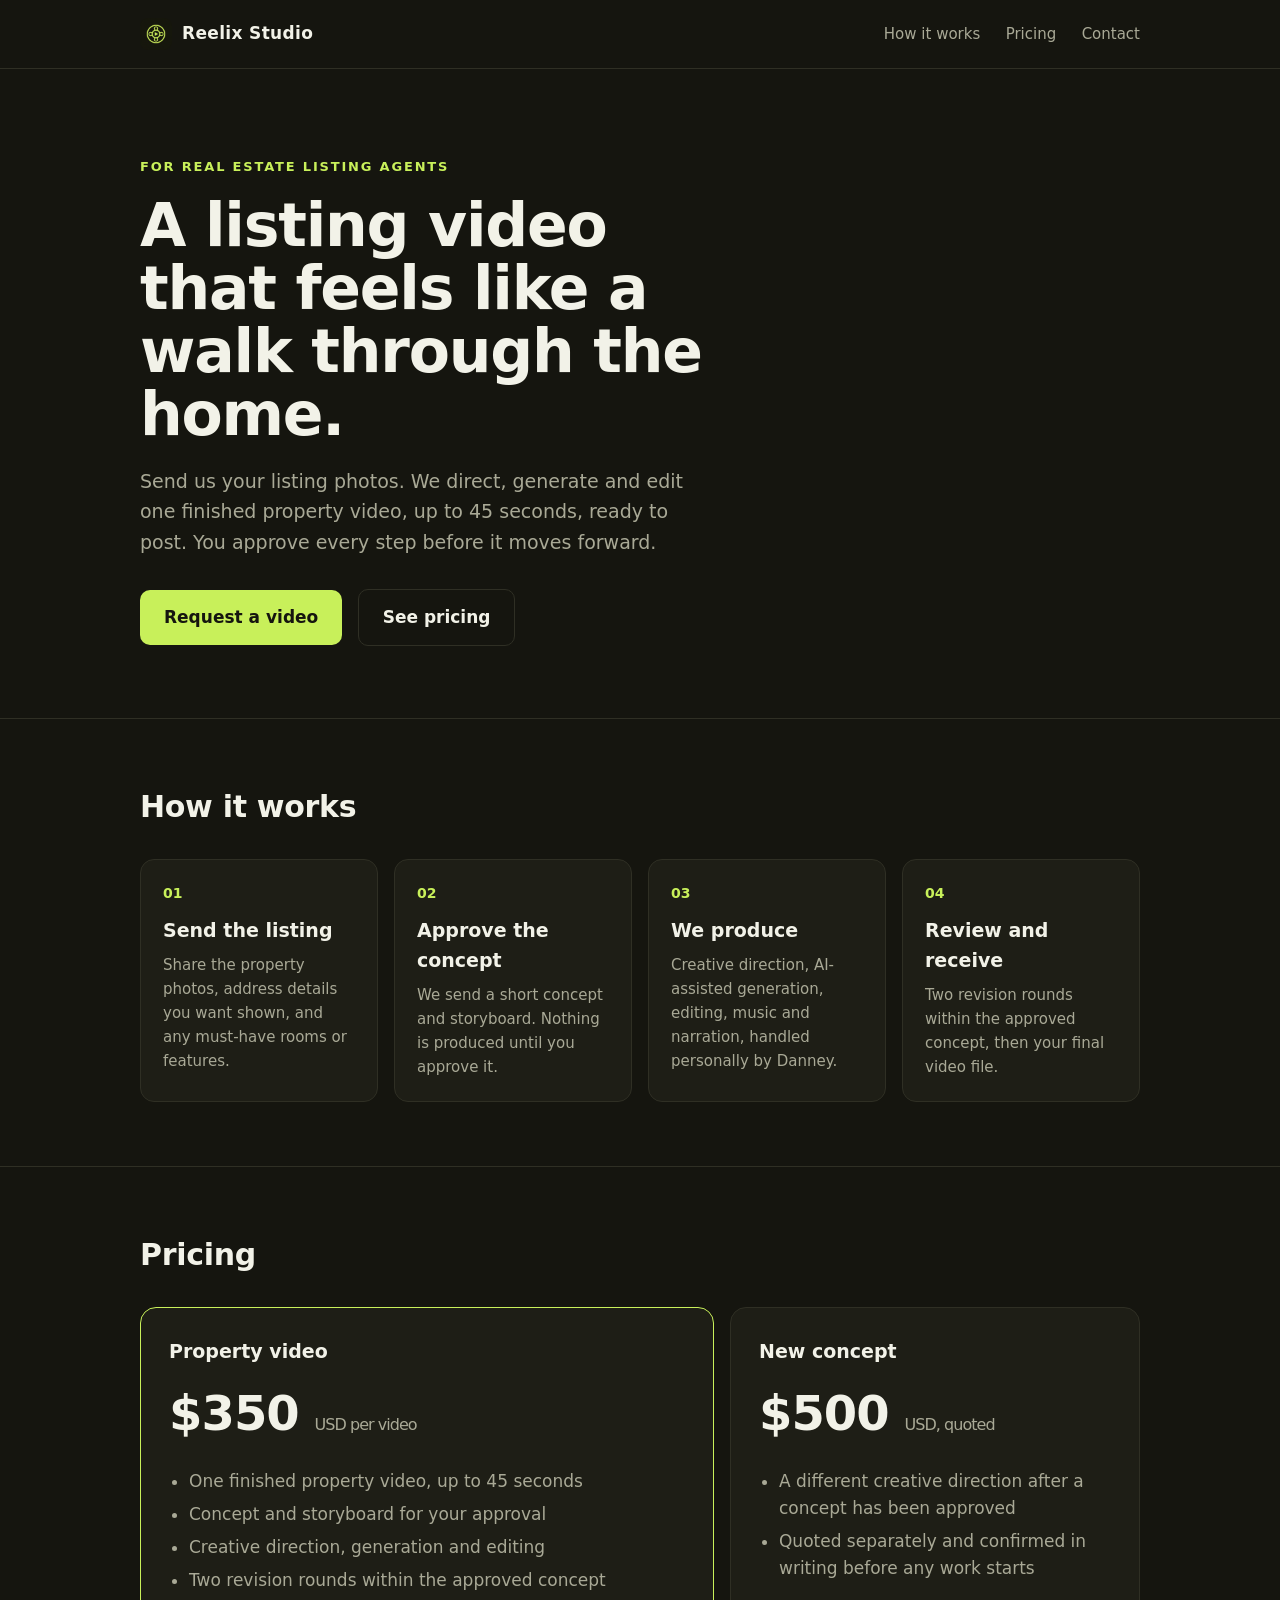
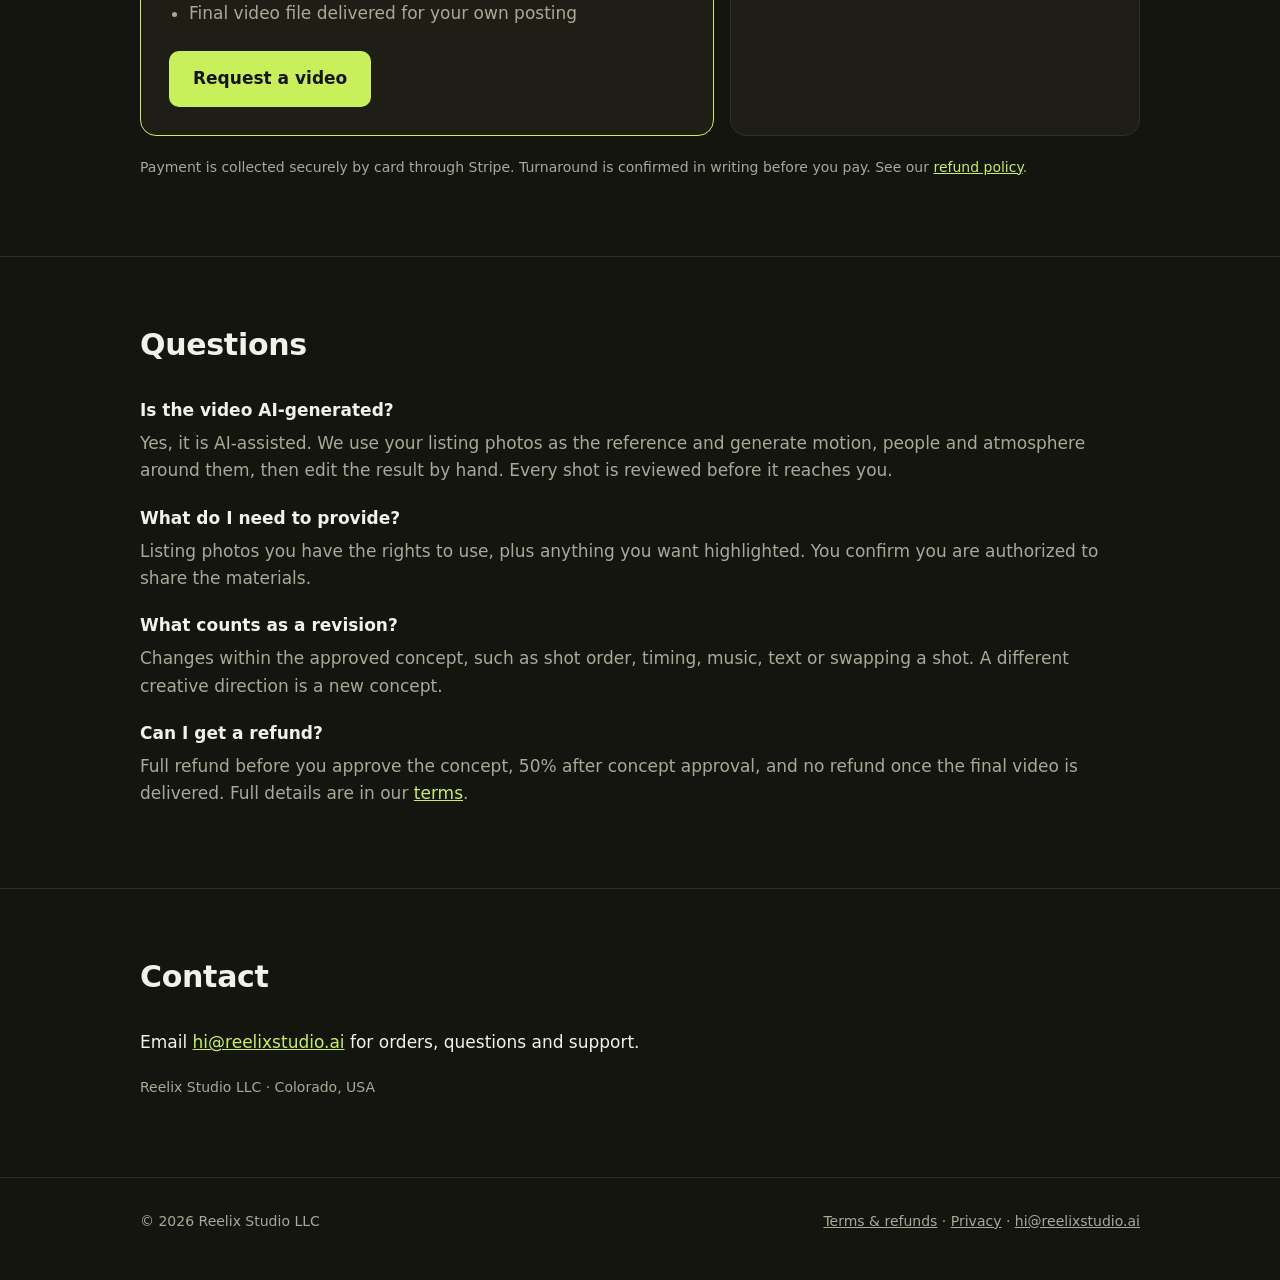
<file: real-estate/index.html>
<!doctype html>
<html lang="en">
<head>
<meta charset="utf-8">
<meta name="viewport" content="width=device-width, initial-scale=1">
<title>Reelix Studio · Property videos for listing agents</title>
<meta name="description" content="Reelix Studio makes AI-assisted property videos for real estate listing agents: one finished video up to 45 seconds, $350, two revision rounds included.">
<meta property="og:title" content="Reelix Studio · Property videos for listing agents">
<meta property="og:description" content="One finished property video up to 45 seconds. $350, two revision rounds included.">
<meta property="og:image" content="https://reelixstudio.ai/assets/og.png">
<meta property="og:url" content="https://reelixstudio.ai/real-estate/">
<link rel="icon" href="../assets/favicon.png">
<link rel="stylesheet" href="../assets/site.css">
</head>
<body>
<header class="top">
  <div class="wrap">
    <a class="brand" href="/"><img src="../assets/logo.png" alt="">Reelix Studio</a>
    <nav>
      <a href="#how" class="hide-sm">How it works</a>
      <a href="#pricing">Pricing</a>
      <a href="#contact">Contact</a>
    </nav>
  </div>
</header>

<main>
  <div class="wrap hero">
    <p class="eyebrow">For real estate listing agents</p>
    <h1>A listing video that feels like a walk through the home.</h1>
    <p class="lede">Send us your listing photos. We direct, generate and edit one finished property video, up to 45 seconds, ready to post. You approve every step before it moves forward.</p>
    <a class="btn" href="mailto:hi@reelixstudio.ai?subject=Reelix%20Studio%20%E2%80%94%20property%20video%20request">Request a video</a>
    <a class="btn ghost" href="#pricing">See pricing</a>
  </div>

  <section id="how">
    <div class="wrap">
      <h2>How it works</h2>
      <ol class="steps">
        <li><h3>Send the listing</h3><p>Share the property photos, address details you want shown, and any must-have rooms or features.</p></li>
        <li><h3>Approve the concept</h3><p>We send a short concept and storyboard. Nothing is produced until you approve it.</p></li>
        <li><h3>We produce</h3><p>Creative direction, AI-assisted generation, editing, music and narration, handled personally by Danney.</p></li>
        <li><h3>Review and receive</h3><p>Two revision rounds within the approved concept, then your final video file.</p></li>
      </ol>
    </div>
  </section>

  <section id="pricing">
    <div class="wrap">
      <h2>Pricing</h2>
      <div class="pricing">
        <div class="card main">
          <h3>Property video</h3>
          <div class="price">$350 <small>USD per video</small></div>
          <ul>
            <li>One finished property video, up to 45 seconds</li>
            <li>Concept and storyboard for your approval</li>
            <li>Creative direction, generation and editing</li>
            <li>Two revision rounds within the approved concept</li>
            <li>Final video file delivered for your own posting</li>
          </ul>
          <a class="btn" href="mailto:hi@reelixstudio.ai?subject=Reelix%20Studio%20%E2%80%94%20property%20video%20request">Request a video</a>
        </div>
        <div class="card">
          <h3>New concept</h3>
          <div class="price">$500 <small>USD, quoted</small></div>
          <ul>
            <li>A different creative direction after a concept has been approved</li>
            <li>Quoted separately and confirmed in writing before any work starts</li>
          </ul>
        </div>
      </div>
      <p class="note">Payment is collected securely by card through Stripe. Turnaround is confirmed in writing before you pay. See our <a href="../terms.html#refunds">refund policy</a>.</p>
    </div>
  </section>

  <section id="faq">
    <div class="wrap">
      <h2>Questions</h2>
      <dl class="faq">
        <dt>Is the video AI-generated?</dt>
        <dd>Yes, it is AI-assisted. We use your listing photos as the reference and generate motion, people and atmosphere around them, then edit the result by hand. Every shot is reviewed before it reaches you.</dd>
        <dt>What do I need to provide?</dt>
        <dd>Listing photos you have the rights to use, plus anything you want highlighted. You confirm you are authorized to share the materials.</dd>
        <dt>What counts as a revision?</dt>
        <dd>Changes within the approved concept, such as shot order, timing, music, text or swapping a shot. A different creative direction is a new concept.</dd>
        <dt>Can I get a refund?</dt>
        <dd>Full refund before you approve the concept, 50% after concept approval, and no refund once the final video is delivered. Full details are in our <a href="../terms.html#refunds">terms</a>.</dd>
      </dl>
    </div>
  </section>

  <section id="contact">
    <div class="wrap">
      <h2>Contact</h2>
      <p>Email <a href="mailto:hi@reelixstudio.ai">hi@reelixstudio.ai</a> for orders, questions and support.</p>
      <p class="note">Reelix Studio LLC · Colorado, USA</p>
    </div>
  </section>
</main>

<footer>
  <div class="wrap">
    <span>© 2026 Reelix Studio LLC</span>
    <span><a href="../terms.html">Terms &amp; refunds</a> · <a href="../privacy.html">Privacy</a> · <a href="mailto:hi@reelixstudio.ai">hi@reelixstudio.ai</a></span>
  </div>
</footer>
</body>
</html>
</file>
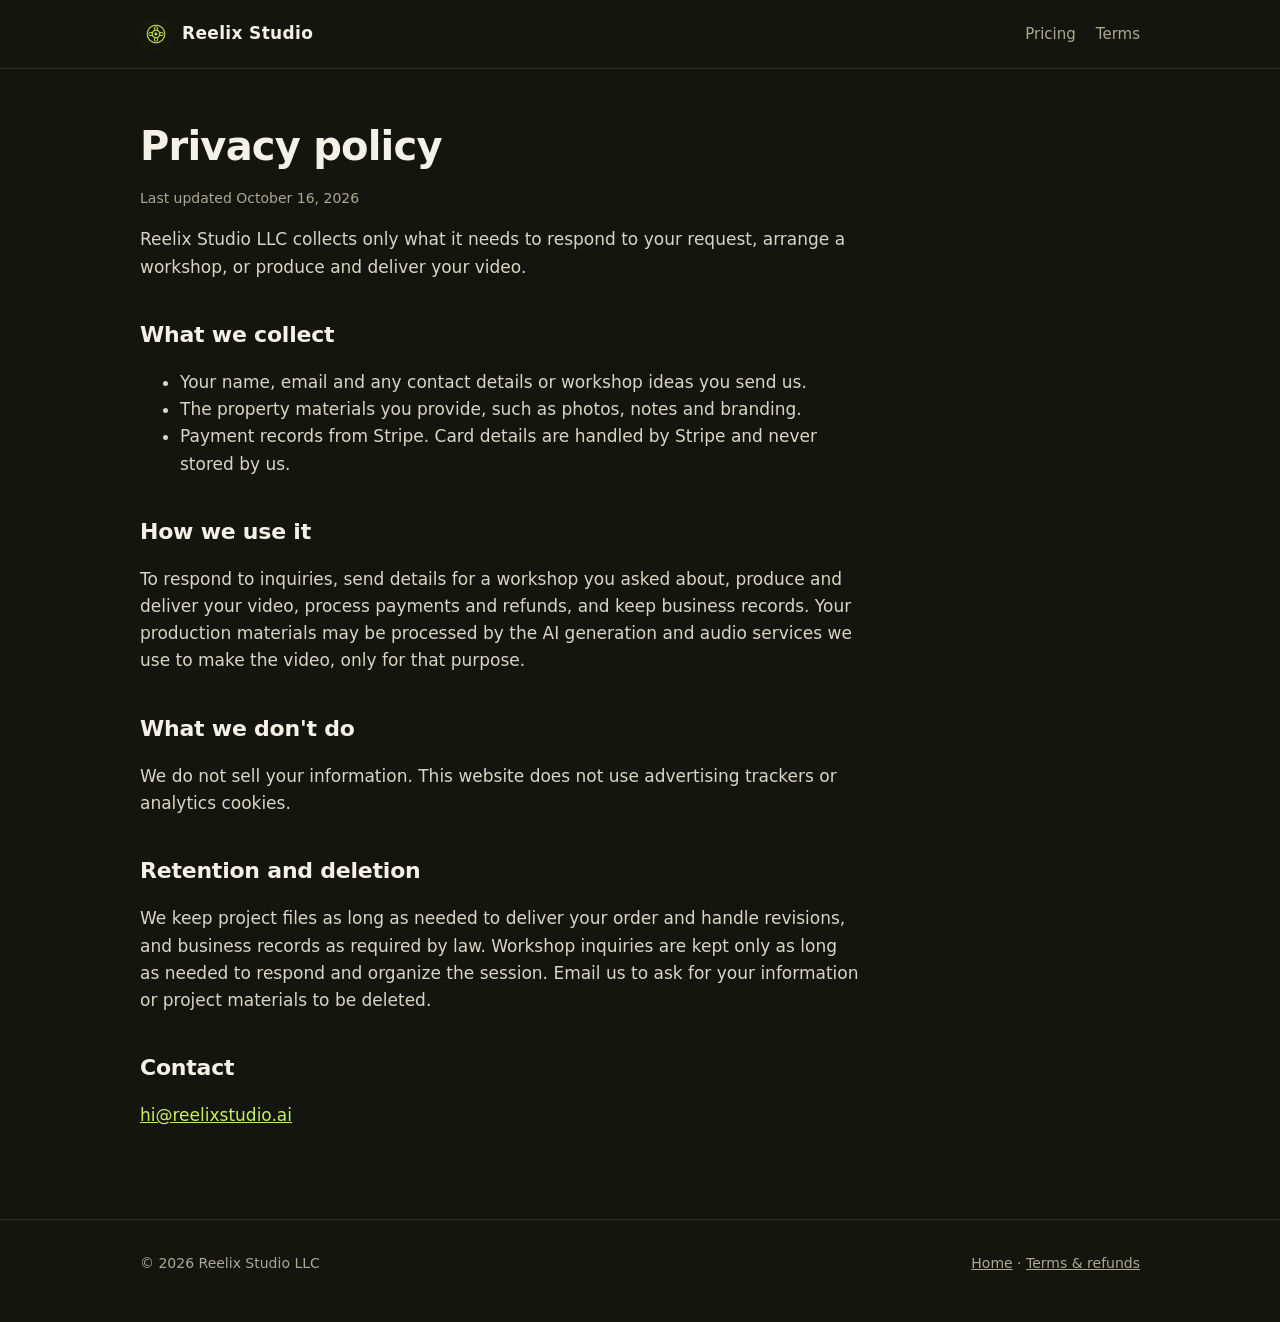
<file: privacy.html>
<!doctype html>
<html lang="en">
<head>
<meta charset="utf-8">
<meta name="viewport" content="width=device-width, initial-scale=1">
<title>Privacy · Reelix Studio</title>
<link rel="icon" href="assets/favicon.png">
<link rel="stylesheet" href="assets/site.css">
</head>
<body>
<header class="top">
  <div class="wrap">
    <a class="brand" href="/"><img src="assets/logo.png" alt="">Reelix Studio</a>
    <nav><a href="/#pricing">Pricing</a><a href="terms.html">Terms</a></nav>
  </div>
</header>
<main class="wrap">
  <article class="doc">
    <h1>Privacy policy</h1>
    <p class="updated">Last updated October 16, 2026</p>
    <p>Reelix Studio LLC collects only what it needs to respond to your request, arrange a workshop, or produce and deliver your video.</p>

    <h2>What we collect</h2>
    <ul>
      <li>Your name, email and any contact details or workshop ideas you send us.</li>
      <li>The property materials you provide, such as photos, notes and branding.</li>
      <li>Payment records from Stripe. Card details are handled by Stripe and never stored by us.</li>
    </ul>

    <h2>How we use it</h2>
    <p>To respond to inquiries, send details for a workshop you asked about, produce and deliver your video, process payments and refunds, and keep business records. Your production materials may be processed by the AI generation and audio services we use to make the video, only for that purpose.</p>

    <h2>What we don't do</h2>
    <p>We do not sell your information. This website does not use advertising trackers or analytics cookies.</p>

    <h2>Retention and deletion</h2>
    <p>We keep project files as long as needed to deliver your order and handle revisions, and business records as required by law. Workshop inquiries are kept only as long as needed to respond and organize the session. Email us to ask for your information or project materials to be deleted.</p>

    <h2>Contact</h2>
    <p><a href="mailto:hi@reelixstudio.ai">hi@reelixstudio.ai</a></p>
  </article>
</main>
<footer>
  <div class="wrap">
    <span>© 2026 Reelix Studio LLC</span>
    <span><a href="/">Home</a> · <a href="terms.html">Terms &amp; refunds</a></span>
  </div>
</footer>
</body>
</html>
</file>
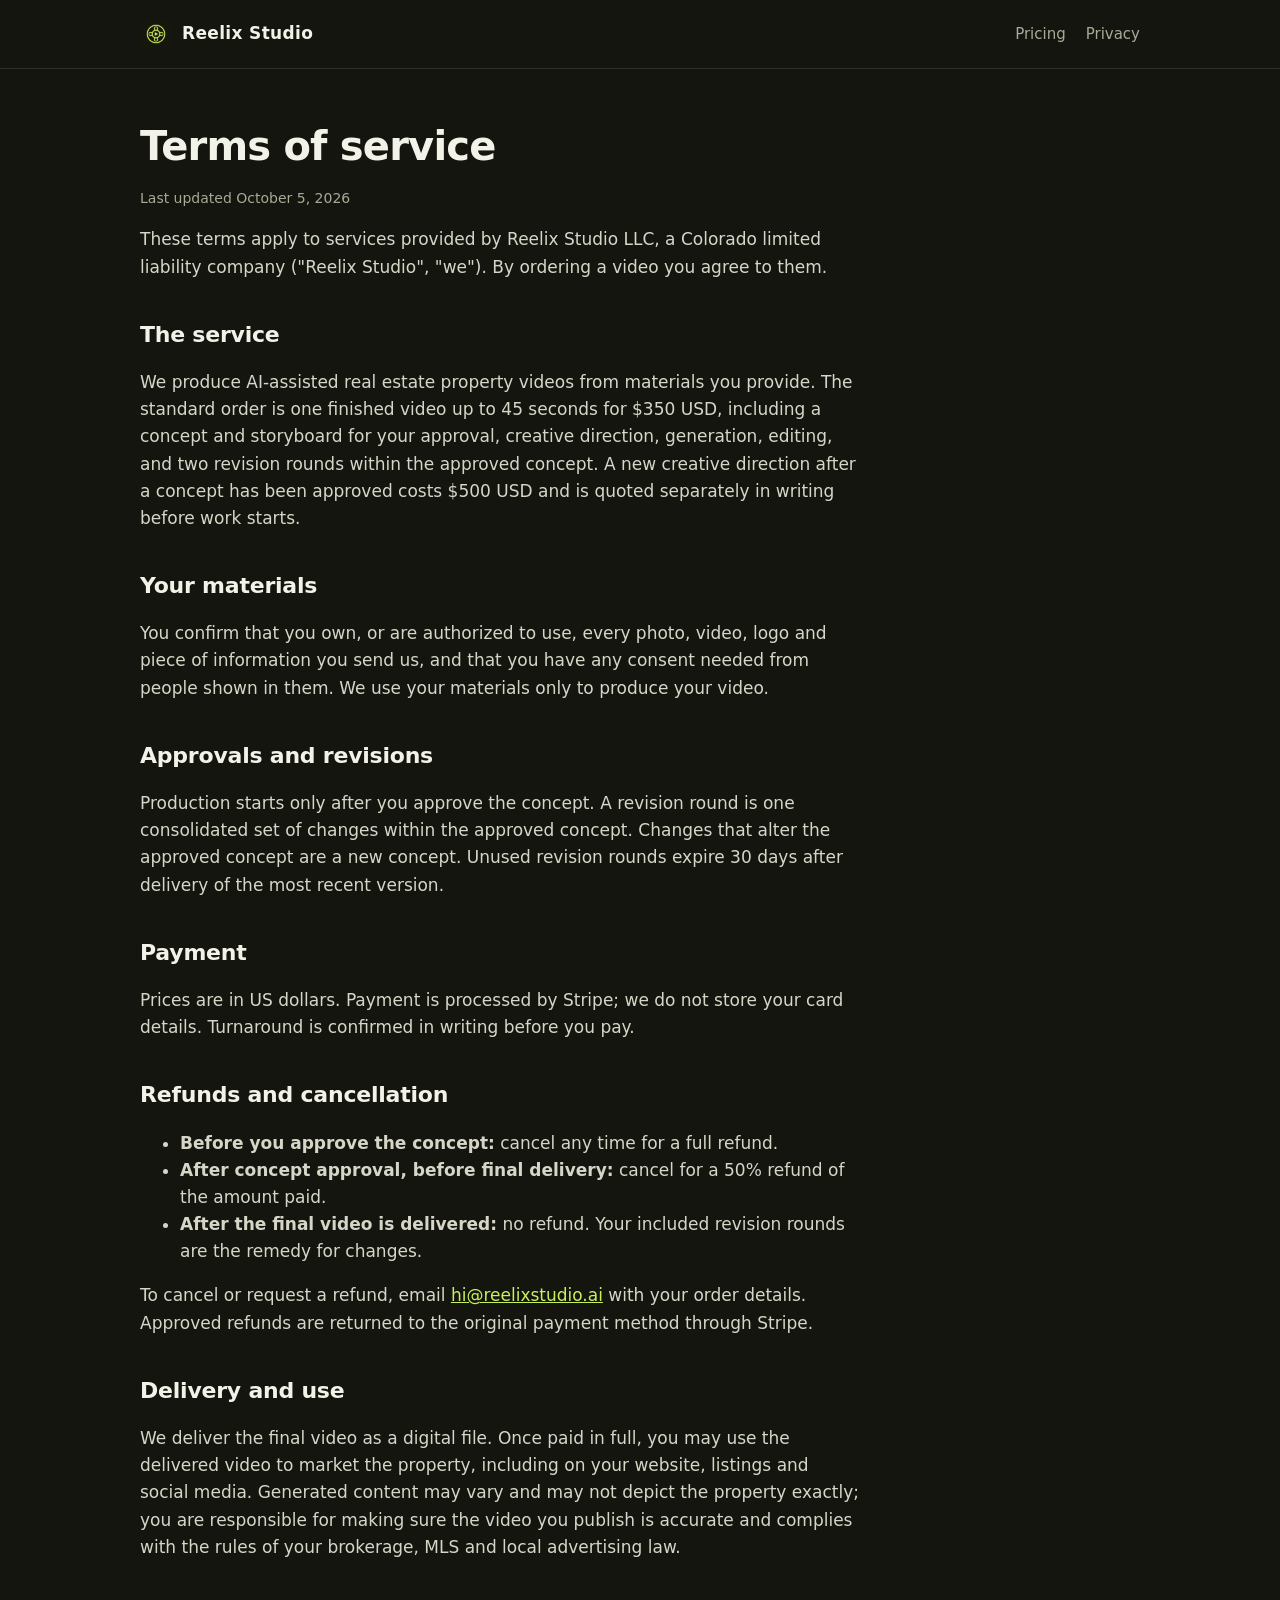
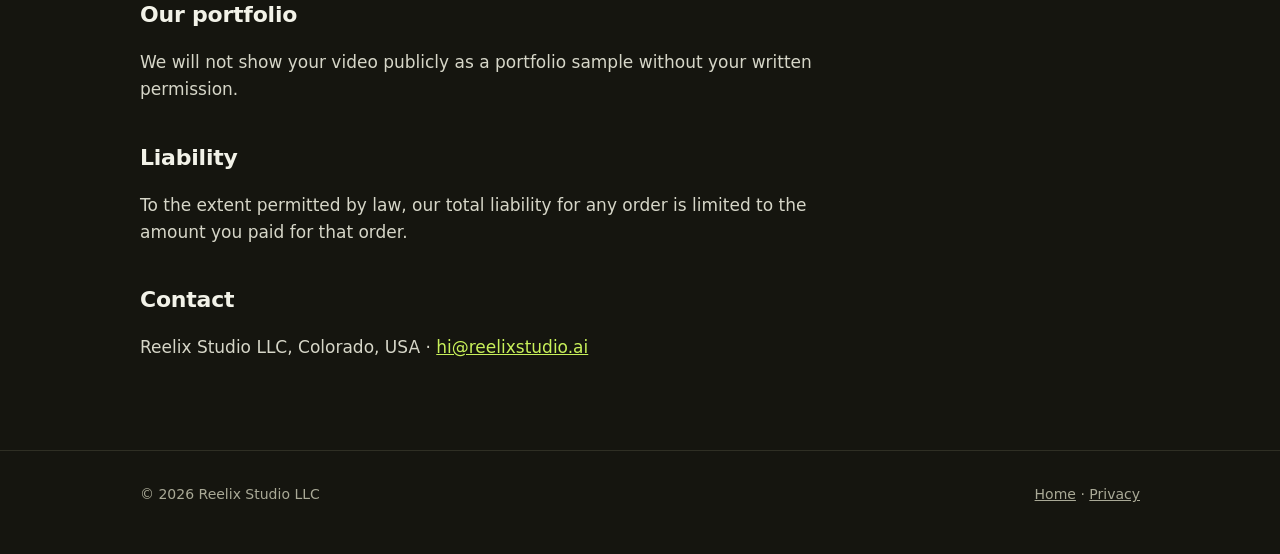
<file: terms.html>
<!doctype html>
<html lang="en">
<head>
<meta charset="utf-8">
<meta name="viewport" content="width=device-width, initial-scale=1">
<title>Terms &amp; Refunds · Reelix Studio</title>
<link rel="icon" href="assets/favicon.png">
<link rel="stylesheet" href="assets/site.css">
</head>
<body>
<header class="top">
  <div class="wrap">
    <a class="brand" href="/"><img src="assets/logo.png" alt="">Reelix Studio</a>
    <nav><a href="/#pricing">Pricing</a><a href="privacy.html">Privacy</a></nav>
  </div>
</header>
<main class="wrap">
  <article class="doc">
    <h1>Terms of service</h1>
    <p class="updated">Last updated October 5, 2026</p>
    <p>These terms apply to services provided by Reelix Studio LLC, a Colorado limited liability company ("Reelix Studio", "we"). By ordering a video you agree to them.</p>

    <h2>The service</h2>
    <p>We produce AI-assisted real estate property videos from materials you provide. The standard order is one finished video up to 45 seconds for $350 USD, including a concept and storyboard for your approval, creative direction, generation, editing, and two revision rounds within the approved concept. A new creative direction after a concept has been approved costs $500 USD and is quoted separately in writing before work starts.</p>

    <h2>Your materials</h2>
    <p>You confirm that you own, or are authorized to use, every photo, video, logo and piece of information you send us, and that you have any consent needed from people shown in them. We use your materials only to produce your video.</p>

    <h2>Approvals and revisions</h2>
    <p>Production starts only after you approve the concept. A revision round is one consolidated set of changes within the approved concept. Changes that alter the approved concept are a new concept. Unused revision rounds expire 30 days after delivery of the most recent version.</p>

    <h2>Payment</h2>
    <p>Prices are in US dollars. Payment is processed by Stripe; we do not store your card details. Turnaround is confirmed in writing before you pay.</p>

    <h2 id="refunds">Refunds and cancellation</h2>
    <ul>
      <li><strong>Before you approve the concept:</strong> cancel any time for a full refund.</li>
      <li><strong>After concept approval, before final delivery:</strong> cancel for a 50% refund of the amount paid.</li>
      <li><strong>After the final video is delivered:</strong> no refund. Your included revision rounds are the remedy for changes.</li>
    </ul>
    <p>To cancel or request a refund, email <a href="mailto:hi@reelixstudio.ai">hi@reelixstudio.ai</a> with your order details. Approved refunds are returned to the original payment method through Stripe.</p>

    <h2>Delivery and use</h2>
    <p>We deliver the final video as a digital file. Once paid in full, you may use the delivered video to market the property, including on your website, listings and social media. Generated content may vary and may not depict the property exactly; you are responsible for making sure the video you publish is accurate and complies with the rules of your brokerage, MLS and local advertising law.</p>

    <h2>Our portfolio</h2>
    <p>We will not show your video publicly as a portfolio sample without your written permission.</p>

    <h2>Liability</h2>
    <p>To the extent permitted by law, our total liability for any order is limited to the amount you paid for that order.</p>

    <h2>Contact</h2>
    <p>Reelix Studio LLC, Colorado, USA · <a href="mailto:hi@reelixstudio.ai">hi@reelixstudio.ai</a></p>
  </article>
</main>
<footer>
  <div class="wrap">
    <span>© 2026 Reelix Studio LLC</span>
    <span><a href="/">Home</a> · <a href="privacy.html">Privacy</a></span>
  </div>
</footer>
</body>
</html>
</file>
<file: assets/site.css>
:root {
  --bg: #15150f;
  --panel: #1e1e16;
  --line: #2f2f24;
  --ink: #f2f2e8;
  --muted: #a9a996;
  --volt: #c8f05a;
  --volt-ink: #15150f;
  --max: 1040px;
}
* { box-sizing: border-box; }
html { -webkit-text-size-adjust: 100%; }
body {
  margin: 0;
  background: var(--bg);
  color: var(--ink);
  font: 17px/1.6 "Inter", system-ui, -apple-system, "Segoe UI", sans-serif;
}
a { color: var(--volt); }
.wrap { max-width: var(--max); margin: 0 auto; padding: 0 20px; }

header.top { border-bottom: 1px solid var(--line); }
header.top .wrap { display: flex; align-items: center; justify-content: space-between; height: 68px; }
.brand { display: flex; align-items: center; gap: 10px; color: var(--ink); text-decoration: none; font-weight: 700; letter-spacing: .02em; }
.brand img { width: 32px; height: 32px; border-radius: 8px; }
nav a { color: var(--muted); text-decoration: none; margin-left: 20px; font-size: 15px; }
nav a:hover { color: var(--ink); }

.hero { padding-top: 88px; padding-bottom: 72px; }
.eyebrow { color: var(--volt); font-size: 13px; font-weight: 700; letter-spacing: .14em; text-transform: uppercase; margin: 0 0 16px; }
h1 { font-size: clamp(36px, 6vw, 60px); line-height: 1.05; letter-spacing: -.02em; margin: 0 0 20px; max-width: 14ch; }
.lede { color: var(--muted); font-size: 19px; max-width: 46ch; margin: 0 0 32px; }
.btn { display: inline-block; background: var(--volt); color: var(--volt-ink); font-weight: 700; text-decoration: none; padding: 14px 24px; border-radius: 10px; }
.btn:hover { filter: brightness(1.08); }
.btn.ghost { background: transparent; color: var(--ink); border: 1px solid var(--line); margin-left: 10px; }

section { padding: 64px 0; border-top: 1px solid var(--line); }
h2 { font-size: 30px; letter-spacing: -.01em; margin: 0 0 28px; }
h3 { font-size: 19px; margin: 0 0 8px; }

.steps { display: grid; grid-template-columns: repeat(4, 1fr); gap: 16px; counter-reset: s; list-style: none; padding: 0; margin: 0; }
.steps li { background: var(--panel); border: 1px solid var(--line); border-radius: 14px; padding: 22px; counter-increment: s; }
.steps li::before { content: "0" counter(s); display: block; color: var(--volt); font-weight: 700; font-size: 14px; margin-bottom: 10px; }
.steps p { color: var(--muted); margin: 0; font-size: 15px; }

.pricing { display: grid; grid-template-columns: 1.4fr 1fr; gap: 16px; }
.card { background: var(--panel); border: 1px solid var(--line); border-radius: 16px; padding: 28px; }
.card.main { border-color: var(--volt); }
.price { font-size: 48px; font-weight: 800; letter-spacing: -.02em; margin: 4px 0 4px; }
.price small { font-size: 16px; color: var(--muted); font-weight: 500; }
.card ul { padding-left: 20px; margin: 16px 0 24px; color: var(--muted); }
.card ul li { margin: 6px 0; }
.note { color: var(--muted); font-size: 14px; margin-top: 20px; }

.faq dt { font-weight: 700; margin-top: 20px; }
.faq dd { margin: 6px 0 0; color: var(--muted); }

footer { border-top: 1px solid var(--line); padding: 32px 0 48px; color: var(--muted); font-size: 14px; }
footer .wrap { display: flex; flex-wrap: wrap; gap: 12px 24px; justify-content: space-between; }
footer a { color: var(--muted); }

.doc { max-width: 720px; padding: 56px 0 72px; }
.doc h1 { font-size: 40px; max-width: none; }
.doc h2 { font-size: 22px; margin: 36px 0 10px; }
.doc p, .doc li { color: #d6d6c8; }
.doc .updated { color: var(--muted); font-size: 14px; }

@media (max-width: 820px) {
  .steps { grid-template-columns: 1fr 1fr; }
  .pricing { grid-template-columns: 1fr; }
}
@media (max-width: 520px) {
  nav a { margin-left: 14px; }
  nav a.hide-sm { display: none; }
  .steps { grid-template-columns: 1fr; }
  .hero { padding-top: 56px; padding-bottom: 48px; }
  .btn.ghost { margin: 12px 0 0; }
}
</file>
